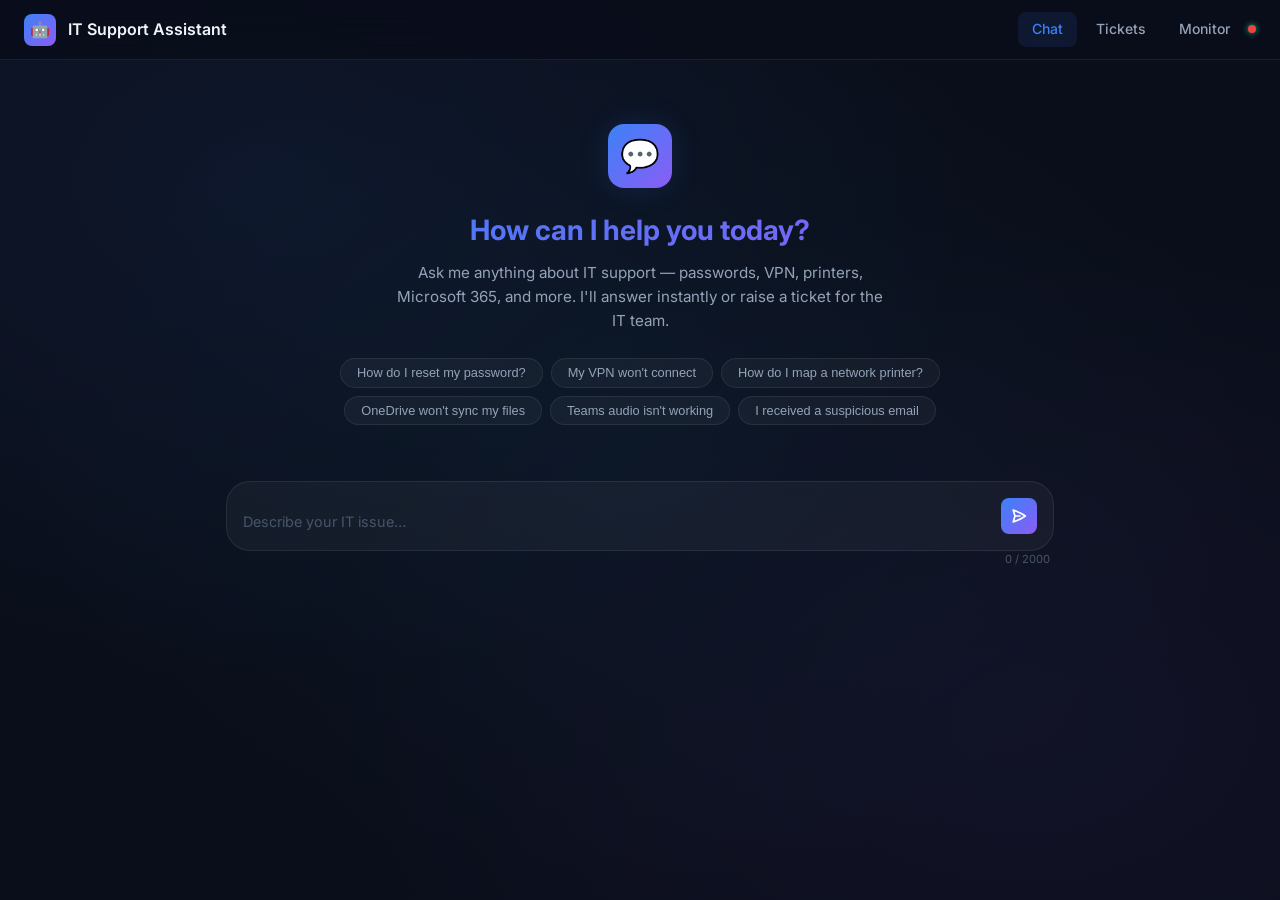
<file: frontend/index.html>
<!DOCTYPE html>
<html lang="en">
<head>
  <meta charset="UTF-8">
  <meta name="viewport" content="width=device-width, initial-scale=1.0">
  <meta name="description" content="Internal IT Helpdesk AI assistant — get instant answers to common IT questions without waiting for a support ticket.">
  <title>IT Support Assistant</title>
  <link rel="stylesheet" href="css/style.css">
  <style>
    /* ── Page-specific layout ─────────────────────────────────────────── */
    .page-wrapper {
      display: flex;
      flex-direction: column;
      height: 100vh;
      padding-top: 60px;
    }

    .chat-layout {
      display: flex;
      flex-direction: column;
      flex: 1;
      max-width: 860px;
      width: 100%;
      margin: 0 auto;
      padding: 1.5rem 1rem;
      gap: 1rem;
    }

    /* Welcome hero */
    .welcome-hero {
      text-align: center;
      padding: 2.5rem 1rem;
    }
    .welcome-hero .hero-icon {
      width: 64px; height: 64px;
      background: var(--grad-primary);
      border-radius: 16px;
      display: flex; align-items: center; justify-content: center;
      font-size: 2rem;
      margin: 0 auto 1.25rem;
      box-shadow: var(--shadow-glow);
    }
    .welcome-hero h1 {
      font-size: 1.75rem;
      font-weight: 700;
      background: var(--grad-primary);
      -webkit-background-clip: text;
      -webkit-text-fill-color: transparent;
      background-clip: text;
      margin-bottom: 0.5rem;
    }
    .welcome-hero p {
      color: var(--text-secondary);
      font-size: 0.95rem;
      max-width: 500px;
      margin: 0 auto;
    }

    /* Suggestion chips */
    .suggestions {
      display: flex;
      flex-wrap: wrap;
      gap: 0.5rem;
      justify-content: center;
      margin-top: 1.5rem;
    }
    .suggestion-chip {
      padding: 0.4rem 1rem;
      border-radius: var(--radius-full);
      background: var(--bg-glass);
      border: 1px solid var(--border-glass);
      font-size: 0.8rem;
      color: var(--text-secondary);
      cursor: pointer;
      transition: all var(--transition);
    }
    .suggestion-chip:hover {
      border-color: var(--accent-blue);
      color: var(--accent-blue);
      background: rgba(59,130,246,0.1);
    }

    /* Messages area */
    #messages-container {
      flex: 1;
      overflow-y: auto;
      display: flex;
      flex-direction: column;
      gap: 1.25rem;
      padding: 0.5rem 0;
      scroll-behavior: smooth;
    }

    .message-row {
      display: flex;
      align-items: flex-start;
      gap: 0.75rem;
    }
    .message-row.user { flex-direction: row-reverse; }

    .avatar {
      width: 32px; height: 32px;
      border-radius: var(--radius-sm);
      display: flex; align-items: center; justify-content: center;
      font-size: 0.9rem;
      flex-shrink: 0;
    }
    .avatar-agent {
      background: var(--grad-primary);
    }
    .avatar-user {
      background: rgba(255,255,255,0.1);
    }

    .bubble-content { flex: 1; }

    .sources-row {
      display: flex;
      flex-wrap: wrap;
      gap: 0.35rem;
      margin-top: 0.6rem;
    }

    .confidence-bar-wrap {
      display: flex;
      align-items: center;
      gap: 0.5rem;
      margin-top: 0.5rem;
      font-size: 0.7rem;
      color: var(--text-muted);
    }
    .confidence-bar {
      flex: 1;
      height: 3px;
      background: rgba(255,255,255,0.08);
      border-radius: var(--radius-full);
      overflow: hidden;
    }
    .confidence-bar-fill {
      height: 100%;
      border-radius: var(--radius-full);
      transition: width 0.5s ease;
    }

    /* Escalation card */
    .escalation-card {
      background: rgba(245,158,11,0.08);
      border: 1px solid rgba(245,158,11,0.2);
      border-radius: var(--radius-md);
      padding: 1rem 1.25rem;
    }
    .escalation-card .esc-title {
      font-weight: 600;
      color: var(--accent-amber);
      display: flex;
      align-items: center;
      gap: 0.5rem;
      margin-bottom: 0.5rem;
    }
    .escalation-card .esc-meta {
      display: flex;
      gap: 0.5rem;
      flex-wrap: wrap;
      margin-top: 0.6rem;
    }

    /* Input area */
    .input-area {
      display: flex;
      gap: 0.75rem;
      align-items: flex-end;
      padding: 1rem;
      background: var(--bg-glass);
      border: 1px solid var(--border-glass);
      border-radius: var(--radius-xl);
      transition: border-color var(--transition);
    }
    .input-area:focus-within { border-color: var(--border-accent); }

    #message-input {
      flex: 1;
      border: none;
      background: transparent;
      resize: none;
      padding: 0.25rem 0;
      min-height: 24px;
      max-height: 120px;
      overflow-y: auto;
      font-family: inherit;
      font-size: 0.9rem;
    }
    #message-input:focus { outline: none; }

    #send-btn {
      width: 36px; height: 36px;
      border-radius: var(--radius-sm);
      border: none;
      background: var(--grad-primary);
      color: white;
      display: flex; align-items: center; justify-content: center;
      cursor: pointer;
      flex-shrink: 0;
      transition: all var(--transition);
    }
    #send-btn:hover { transform: scale(1.05); }
    #send-btn:disabled { opacity: 0.4; cursor: not-allowed; transform: none; }

    .char-count {
      font-size: 0.7rem;
      color: var(--text-muted);
      text-align: right;
      padding-right: 0.25rem;
    }
    .char-count.warn { color: var(--accent-amber); }

    /* Disclaimer banner */
    .disclaimer-banner {
      display: flex;
      align-items: center;
      gap: 0.5rem;
      padding: 0.4rem 0.8rem;
      border-radius: var(--radius-sm);
      background: rgba(245,158,11,0.08);
      border: 1px solid rgba(245,158,11,0.2);
      font-size: 0.75rem;
      color: #fbbf24;
      margin-top: 0.5rem;
    }
  </style>
</head>
<body>

<!-- ── Navigation ──────────────────────────────────────────────────────── -->
<nav class="navbar">
  <a href="index.html" class="navbar-brand">
    <div class="brand-icon">🤖</div>
    <span>IT Support Assistant</span>
  </a>
  <div class="navbar-links" style="display:flex; align-items:center; gap:0.25rem;">
    <a href="index.html" class="nav-link active">Chat</a>
    <a href="admin.html" class="nav-link">Tickets</a>
    <a href="monitor.html" class="nav-link">Monitor</a>
    <div class="nav-status-dot" id="status-dot" title="System healthy"></div>
  </div>
</nav>

<!-- ── Main ────────────────────────────────────────────────────────────── -->
<div class="page-wrapper">
  <div class="chat-layout">

    <!-- Welcome (shown until first message) -->
    <div id="welcome-hero" class="welcome-hero">
      <div class="hero-icon">💬</div>
      <h1>How can I help you today?</h1>
      <p>Ask me anything about IT support — passwords, VPN, printers, Microsoft 365, and more. I'll answer instantly or raise a ticket for the IT team.</p>
      <div class="suggestions">
        <button class="suggestion-chip" onclick="fillSuggestion(this)">How do I reset my password?</button>
        <button class="suggestion-chip" onclick="fillSuggestion(this)">My VPN won't connect</button>
        <button class="suggestion-chip" onclick="fillSuggestion(this)">How do I map a network printer?</button>
        <button class="suggestion-chip" onclick="fillSuggestion(this)">OneDrive won't sync my files</button>
        <button class="suggestion-chip" onclick="fillSuggestion(this)">Teams audio isn't working</button>
        <button class="suggestion-chip" onclick="fillSuggestion(this)">I received a suspicious email</button>
      </div>
    </div>

    <!-- Messages -->
    <div id="messages-container" style="display:none;"></div>

    <!-- Input -->
    <div>
      <div class="input-area">
        <textarea
          id="message-input"
          class="input-field"
          placeholder="Describe your IT issue…"
          rows="1"
          maxlength="2000"
          aria-label="IT support message input"
        ></textarea>
        <button id="send-btn" aria-label="Send message" title="Send (Enter)">
          <svg width="16" height="16" fill="none" viewBox="0 0 24 24" stroke="currentColor" stroke-width="2.5">
            <path stroke-linecap="round" stroke-linejoin="round" d="M6 12L3.27 3.126A59.768 59.768 0 0121.485 12 59.77 59.77 0 013.27 20.876L5.999 12zm0 0h7.5"/>
          </svg>
        </button>
      </div>
      <div class="char-count" id="char-count">0 / 2000</div>
    </div>

  </div>
</div>

<script src="js/chat.js"></script>
</body>
</html>
</file>
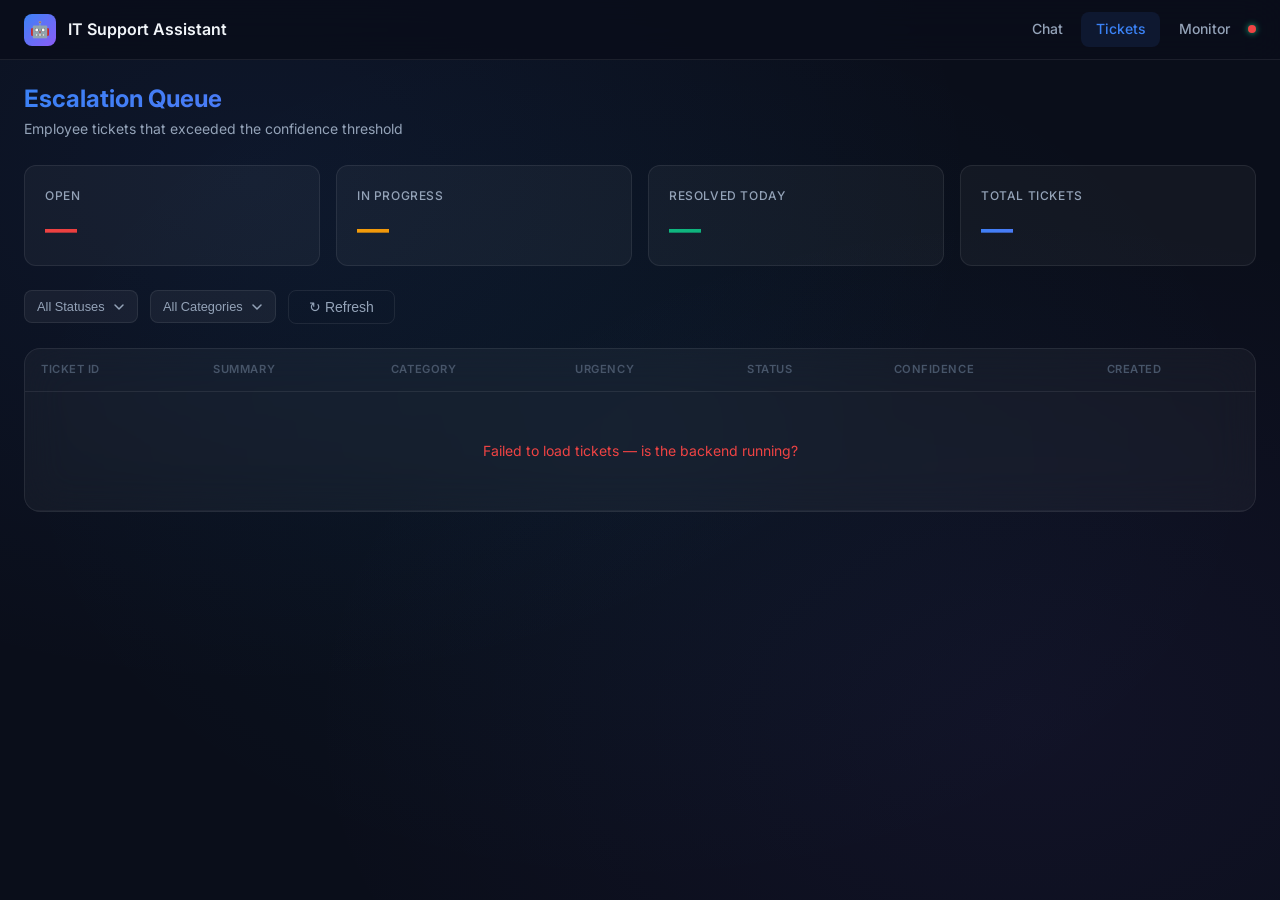
<file: frontend/admin.html>
<!DOCTYPE html>
<html lang="en">
<head>
  <meta charset="UTF-8">
  <meta name="viewport" content="width=device-width, initial-scale=1.0">
  <meta name="description" content="IT Helpdesk escalation ticket queue — manage, assign and resolve employee IT support tickets.">
  <title>IT Helpdesk — Ticket Queue</title>
  <link rel="stylesheet" href="css/style.css">
  <style>
    .page-wrapper { padding: 80px 1.5rem 2rem; max-width: 1400px; margin: 0 auto; }

    /* Filters bar */
    .filters-bar { display:flex; align-items:center; gap:0.75rem; flex-wrap:wrap; margin-bottom:1.5rem; }

    /* Ticket row clickable */
    .ticket-row { cursor: pointer; }
    .ticket-id-cell { font-family:'Courier New',monospace; font-size:0.75rem; }

    /* Slide-over panel */
    .slide-over-backdrop {
      position: fixed; inset: 0;
      background: rgba(0,0,0,0.5);
      z-index: 200;
      display: none;
      backdrop-filter: blur(4px);
    }
    .slide-over-backdrop.open { display: block; }

    .slide-over {
      position: fixed;
      top: 0; right: 0; bottom: 0;
      width: min(600px, 100vw);
      background: var(--bg-surface);
      border-left: 1px solid var(--border-glass);
      z-index: 201;
      transform: translateX(100%);
      transition: transform 0.3s cubic-bezier(0.4,0,0.2,1);
      display: flex;
      flex-direction: column;
      overflow: hidden;
    }
    .slide-over.open { transform: translateX(0); }

    .slide-over-header {
      padding: 1.25rem 1.5rem;
      border-bottom: 1px solid var(--border-glass);
      display: flex;
      align-items: flex-start;
      justify-content: space-between;
      gap: 1rem;
    }
    .slide-over-body { flex: 1; overflow-y: auto; padding: 1.5rem; }
    .slide-over-footer {
      padding: 1rem 1.5rem;
      border-top: 1px solid var(--border-glass);
      display: flex;
      gap: 0.75rem;
      align-items: center;
    }

    /* Conversation history */
    .conv-message { margin-bottom: 0.75rem; }
    .conv-role { font-size: 0.7rem; font-weight: 600; text-transform: uppercase; color: var(--text-muted); margin-bottom: 0.2rem; }
    .conv-content {
      padding: 0.6rem 0.875rem;
      border-radius: var(--radius-md);
      font-size: 0.85rem;
      line-height: 1.5;
    }
    .conv-user    { background: rgba(59,130,246,0.1); border: 1px solid rgba(59,130,246,0.15); }
    .conv-assistant { background: var(--bg-glass); border: 1px solid var(--border-glass); }

    .empty-state {
      text-align: center;
      padding: 4rem 1rem;
      color: var(--text-muted);
    }
    .empty-state .empty-icon { font-size: 3rem; margin-bottom: 1rem; }
  </style>
</head>
<body>

<nav class="navbar">
  <a href="index.html" class="navbar-brand">
    <div class="brand-icon">🤖</div>
    <span>IT Support Assistant</span>
  </a>
  <div class="navbar-links" style="display:flex; align-items:center; gap:0.25rem;">
    <a href="index.html" class="nav-link">Chat</a>
    <a href="admin.html" class="nav-link active">Tickets</a>
    <a href="monitor.html" class="nav-link">Monitor</a>
    <div class="nav-status-dot" id="status-dot"></div>
  </div>
</nav>

<div class="page-wrapper">

  <!-- Header + KPI strip -->
  <div style="margin-bottom:1.5rem;">
    <h1 style="font-size:1.5rem; font-weight:700; background:var(--grad-primary); -webkit-background-clip:text; -webkit-text-fill-color:transparent; background-clip:text;">
      Escalation Queue
    </h1>
    <p class="text-secondary text-sm">Employee tickets that exceeded the confidence threshold</p>
  </div>

  <div class="kpi-grid" style="margin-bottom:1.5rem;">
    <div class="kpi-card">
      <div class="kpi-label">Open</div>
      <div class="kpi-value" id="kpi-open" style="background:var(--grad-red);-webkit-background-clip:text;-webkit-text-fill-color:transparent;background-clip:text;">—</div>
    </div>
    <div class="kpi-card">
      <div class="kpi-label">In Progress</div>
      <div class="kpi-value" id="kpi-inprogress" style="background:var(--grad-amber);-webkit-background-clip:text;-webkit-text-fill-color:transparent;background-clip:text;">—</div>
    </div>
    <div class="kpi-card">
      <div class="kpi-label">Resolved Today</div>
      <div class="kpi-value" id="kpi-resolved" style="background:var(--grad-green);-webkit-background-clip:text;-webkit-text-fill-color:transparent;background-clip:text;">—</div>
    </div>
    <div class="kpi-card">
      <div class="kpi-label">Total Tickets</div>
      <div class="kpi-value" id="kpi-total">—</div>
    </div>
  </div>

  <!-- Filters -->
  <div class="filters-bar">
    <select class="select-field" id="filter-status" aria-label="Filter by status">
      <option value="">All Statuses</option>
      <option value="open">Open</option>
      <option value="in_progress">In Progress</option>
      <option value="resolved">Resolved</option>
    </select>
    <select class="select-field" id="filter-category" aria-label="Filter by category">
      <option value="">All Categories</option>
      <option value="access">Access</option>
      <option value="network">Network</option>
      <option value="m365">M365</option>
      <option value="hardware">Hardware</option>
      <option value="software">Software</option>
      <option value="security">Security</option>
      <option value="email">Email</option>
      <option value="other">Other</option>
    </select>
    <button class="btn btn-ghost" id="refresh-btn" onclick="loadTickets()">↻ Refresh</button>
  </div>

  <!-- Tickets table -->
  <div class="glass-card" style="overflow:hidden;">
    <table class="data-table">
      <thead>
        <tr>
          <th>Ticket ID</th>
          <th>Summary</th>
          <th>Category</th>
          <th>Urgency</th>
          <th>Status</th>
          <th>Confidence</th>
          <th>Created</th>
        </tr>
      </thead>
      <tbody id="tickets-tbody">
        <tr><td colspan="7" style="text-align:center;padding:3rem;color:var(--text-muted);">Loading…</td></tr>
      </tbody>
    </table>
  </div>

</div>

<!-- Slide-over backdrop -->
<div class="slide-over-backdrop" id="backdrop" onclick="closeSlideOver()"></div>

<!-- Slide-over panel -->
<div class="slide-over" id="slide-over" role="dialog" aria-modal="true" aria-label="Ticket details">
  <div class="slide-over-header">
    <div>
      <div class="ticket-id-cell" id="so-ticket-id" style="font-size:0.8rem; color:var(--text-muted); margin-bottom:0.25rem;"></div>
      <div id="so-summary" style="font-weight:600; font-size:1rem;"></div>
      <div style="display:flex; gap:0.5rem; margin-top:0.5rem;" id="so-badges"></div>
    </div>
    <button class="btn btn-ghost" onclick="closeSlideOver()" aria-label="Close panel">✕</button>
  </div>
  <div class="slide-over-body">
    <div style="margin-bottom:1.25rem;">
      <div class="text-xs text-muted font-semibold" style="text-transform:uppercase; letter-spacing:0.05em; margin-bottom:0.5rem;">Conversation History</div>
      <div id="so-conversation"></div>
    </div>
  </div>
  <div class="slide-over-footer">
    <select class="select-field" id="so-status-select" aria-label="Update ticket status">
      <option value="open">Open</option>
      <option value="in_progress">In Progress</option>
      <option value="resolved">Resolved</option>
      <option value="closed">Closed</option>
    </select>
    <button class="btn btn-primary" id="so-save-btn" onclick="saveTicketUpdate()">Save</button>
  </div>
</div>

<script src="js/admin.js"></script>
</body>
</html>
</file>
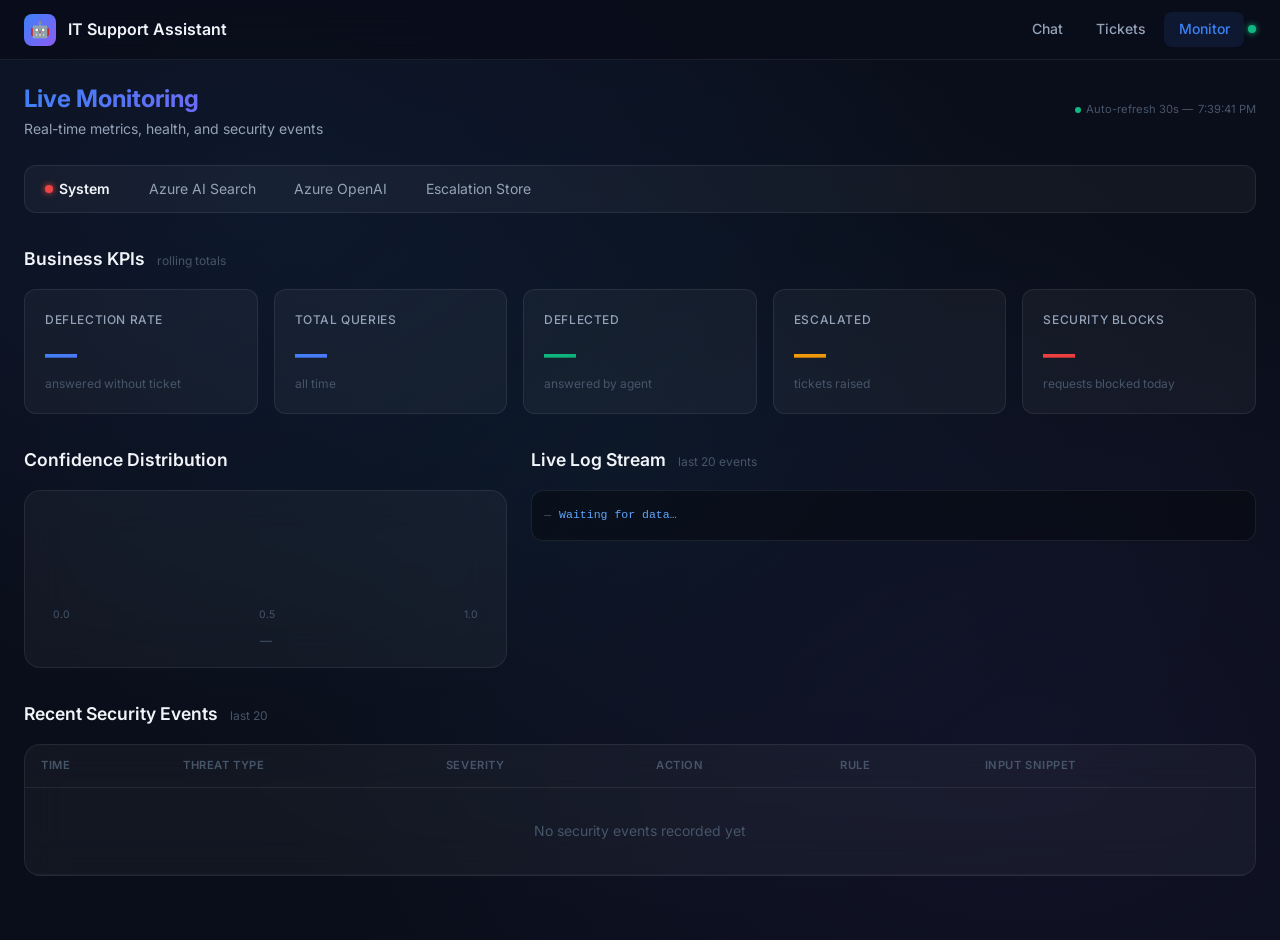
<file: frontend/monitor.html>
<!DOCTYPE html>
<html lang="en">
<head>
  <meta charset="UTF-8">
  <meta name="viewport" content="width=device-width, initial-scale=1.0">
  <meta name="description" content="IT Helpdesk — Live monitoring dashboard showing real-time metrics, system health, and security events.">
  <title>IT Helpdesk — Monitor</title>
  <link rel="stylesheet" href="css/style.css">
  <style>
    .page-wrapper { padding: 80px 1.5rem 2rem; max-width: 1400px; margin: 0 auto; }
    h2 { font-size: 1.1rem; font-weight: 600; margin-bottom: 1rem; color: var(--text-primary); }
    h2 span { font-size: 0.75rem; font-weight: 400; color: var(--text-muted); margin-left: 0.5rem; }

    .section { margin-bottom: 2rem; }

    /* Confidence histogram */
    .histogram { display: flex; align-items: flex-end; gap: 4px; height: 100px; padding: 0.75rem; }
    .hist-bar-wrap { flex: 1; display: flex; flex-direction: column; align-items: center; gap: 4px; }
    .hist-bar {
      width: 100%;
      background: var(--grad-primary);
      border-radius: 3px 3px 0 0;
      transition: height 0.5s ease;
      min-height: 2px;
    }
    .hist-label { font-size: 0.6rem; color: var(--text-muted); }

    /* Log stream */
    .log-stream {
      background: rgba(0,0,0,0.3);
      border: 1px solid var(--border-glass);
      border-radius: var(--radius-md);
      padding: 0.75rem;
      font-family: 'Courier New', monospace;
      font-size: 0.72rem;
      max-height: 280px;
      overflow-y: auto;
    }
    .log-line { padding: 0.2rem 0; border-bottom: 1px solid rgba(255,255,255,0.03); }
    .log-line:last-child { border: none; }
    .log-INFO    { color: #60a5fa; }
    .log-WARNING { color: #fbbf24; }
    .log-ERROR   { color: #f87171; }
    .log-time    { color: var(--text-muted); margin-right: 0.5rem; }

    /* Security events table */
    .threat-badge {
      font-size: 0.65rem;
      padding: 0.15rem 0.5rem;
      border-radius: var(--radius-full);
      font-weight: 600;
      text-transform: uppercase;
    }

    .refresh-tag {
      font-size: 0.7rem;
      color: var(--text-muted);
      display: flex;
      align-items: center;
      gap: 0.3rem;
    }
    .refresh-dot {
      width: 6px; height: 6px;
      border-radius: var(--radius-full);
      background: var(--accent-green);
      animation: pulse-green 2s infinite;
    }
  </style>
</head>
<body>

<nav class="navbar">
  <a href="index.html" class="navbar-brand">
    <div class="brand-icon">🤖</div>
    <span>IT Support Assistant</span>
  </a>
  <div class="navbar-links" style="display:flex; align-items:center; gap:0.25rem;">
    <a href="index.html" class="nav-link">Chat</a>
    <a href="admin.html" class="nav-link">Tickets</a>
    <a href="monitor.html" class="nav-link active">Monitor</a>
    <div class="nav-status-dot" id="status-dot"></div>
  </div>
</nav>

<div class="page-wrapper">

  <!-- Page header -->
  <div class="flex items-center justify-between mb-4" style="margin-bottom:1.5rem;">
    <div>
      <h1 style="font-size:1.5rem; font-weight:700; background:var(--grad-primary); -webkit-background-clip:text; -webkit-text-fill-color:transparent; background-clip:text;">
        Live Monitoring
      </h1>
      <p class="text-secondary text-sm">Real-time metrics, health, and security events</p>
    </div>
    <div class="refresh-tag">
      <div class="refresh-dot"></div>
      Auto-refresh 30s — <span id="last-refresh">—</span>
    </div>
  </div>

  <!-- Health Bar -->
  <div class="section">
    <div class="health-bar" id="health-bar">
      <div class="health-item">
        <div class="health-dot" id="dot-overall"></div>
        <span id="label-overall" class="text-sm font-semibold">System</span>
      </div>
      <div class="health-item">
        <div class="health-dot" id="dot-search"></div>
        <span class="text-sm text-secondary">Azure AI Search</span>
      </div>
      <div class="health-item">
        <div class="health-dot" id="dot-openai"></div>
        <span class="text-sm text-secondary">Azure OpenAI</span>
      </div>
      <div class="health-item">
        <div class="health-dot" id="dot-store"></div>
        <span class="text-sm text-secondary">Escalation Store</span>
      </div>
      <div style="margin-left:auto; font-size:0.75rem; color:var(--text-muted);" id="latency-info"></div>
    </div>
  </div>

  <!-- KPI Cards -->
  <div class="section">
    <h2>Business KPIs <span>rolling totals</span></h2>
    <div class="kpi-grid">
      <div class="kpi-card">
        <div class="kpi-label">Deflection Rate</div>
        <div class="kpi-value" id="kpi-deflection">—</div>
        <div class="kpi-sub">answered without ticket</div>
      </div>
      <div class="kpi-card">
        <div class="kpi-label">Total Queries</div>
        <div class="kpi-value" id="kpi-total">—</div>
        <div class="kpi-sub">all time</div>
      </div>
      <div class="kpi-card">
        <div class="kpi-label">Deflected</div>
        <div class="kpi-value" id="kpi-deflected" style="background:var(--grad-green); -webkit-background-clip:text; -webkit-text-fill-color:transparent; background-clip:text;">—</div>
        <div class="kpi-sub">answered by agent</div>
      </div>
      <div class="kpi-card">
        <div class="kpi-label">Escalated</div>
        <div class="kpi-value" id="kpi-escalated" style="background:var(--grad-amber); -webkit-background-clip:text; -webkit-text-fill-color:transparent; background-clip:text;">—</div>
        <div class="kpi-sub">tickets raised</div>
      </div>
      <div class="kpi-card">
        <div class="kpi-label">Security Blocks</div>
        <div class="kpi-value" id="kpi-blocks" style="background:var(--grad-red); -webkit-background-clip:text; -webkit-text-fill-color:transparent; background-clip:text;">—</div>
        <div class="kpi-sub">requests blocked today</div>
      </div>
    </div>
  </div>

  <!-- 2-column: Confidence histogram + Log stream -->
  <div class="section" style="display:grid; grid-template-columns:1fr 1.5fr; gap:1.5rem;">

    <div>
      <h2>Confidence Distribution</h2>
      <div class="glass-card" style="padding:1rem;">
        <div class="histogram" id="confidence-histogram">
          <!-- rendered by JS -->
        </div>
        <div style="display:flex; justify-content:space-between; padding:0 0.75rem; font-size:0.65rem; color:var(--text-muted);">
          <span>0.0</span><span>0.5</span><span>1.0</span>
        </div>
        <div style="text-align:center; font-size:0.75rem; color:var(--text-muted); margin-top:0.5rem;" id="hist-summary">
          —
        </div>
      </div>
    </div>

    <div>
      <h2>Live Log Stream <span>last 20 events</span></h2>
      <div class="log-stream" id="log-stream">
        <div class="log-line log-INFO"><span class="log-time">—</span>Waiting for data…</div>
      </div>
    </div>

  </div>

  <!-- Security Events -->
  <div class="section">
    <h2>Recent Security Events <span>last 20</span></h2>
    <div class="glass-card" style="overflow:hidden;">
      <table class="data-table" id="security-table">
        <thead>
          <tr>
            <th>Time</th>
            <th>Threat Type</th>
            <th>Severity</th>
            <th>Action</th>
            <th>Rule</th>
            <th>Input Snippet</th>
          </tr>
        </thead>
        <tbody id="security-tbody">
          <tr><td colspan="6" style="text-align:center; padding:2rem; color:var(--text-muted);">No security events recorded yet</td></tr>
        </tbody>
      </table>
    </div>
  </div>

</div>

<script src="js/monitor.js"></script>
</body>
</html>
</file>
<file: frontend/css/style.css>
/* ═══════════════════════════════════════════════════════════════════════════
   IT Helpdesk Deflection Agent — Design System
   Premium dark glassmorphism aesthetic
   ═══════════════════════════════════════════════════════════════════════════ */

@import url('https://fonts.googleapis.com/css2?family=Inter:wght@300;400;500;600;700&display=swap');

/* ── CSS Custom Properties ─────────────────────────────────────────────────── */
:root {
  /* Colours */
  --bg-base:       #0a0e1a;
  --bg-surface:    #0f1629;
  --bg-glass:      rgba(255,255,255,0.04);
  --bg-glass-hover:rgba(255,255,255,0.08);
  --border-glass:  rgba(255,255,255,0.08);
  --border-accent: rgba(99,179,237,0.3);

  --accent-blue:   #3b82f6;
  --accent-cyan:   #06b6d4;
  --accent-purple: #8b5cf6;
  --accent-green:  #10b981;
  --accent-amber:  #f59e0b;
  --accent-red:    #ef4444;

  --text-primary:  #f1f5f9;
  --text-secondary:#94a3b8;
  --text-muted:    #475569;

  /* Gradients */
  --grad-primary:  linear-gradient(135deg, #3b82f6 0%, #8b5cf6 100%);
  --grad-surface:  linear-gradient(135deg, rgba(59,130,246,0.1) 0%, rgba(139,92,246,0.05) 100%);
  --grad-green:    linear-gradient(135deg, #10b981 0%, #059669 100%);
  --grad-red:      linear-gradient(135deg, #ef4444 0%, #dc2626 100%);
  --grad-amber:    linear-gradient(135deg, #f59e0b 0%, #d97706 100%);

  /* Shadows */
  --shadow-sm:     0 2px 8px rgba(0,0,0,0.3);
  --shadow-md:     0 8px 32px rgba(0,0,0,0.4);
  --shadow-glow:   0 0 30px rgba(59,130,246,0.15);

  /* Radii */
  --radius-sm: 8px;
  --radius-md: 12px;
  --radius-lg: 16px;
  --radius-xl: 24px;
  --radius-full: 9999px;

  /* Transitions */
  --transition: 0.2s cubic-bezier(0.4,0,0.2,1);
}

/* ── Reset & Base ──────────────────────────────────────────────────────────── */
*, *::before, *::after { box-sizing: border-box; margin: 0; padding: 0; }

html { scroll-behavior: smooth; font-size: 16px; }

body {
  font-family: 'Inter', system-ui, sans-serif;
  background-color: var(--bg-base);
  color: var(--text-primary);
  line-height: 1.6;
  min-height: 100vh;
  overflow-x: hidden;
  /* Animated radial gradient background */
  background-image:
    radial-gradient(ellipse at 20% 20%, rgba(59,130,246,0.08) 0%, transparent 50%),
    radial-gradient(ellipse at 80% 80%, rgba(139,92,246,0.06) 0%, transparent 50%),
    radial-gradient(ellipse at 50% 50%, rgba(6,182,212,0.04) 0%, transparent 70%);
}

/* ── Glass Card ──────────────────────────────────────────────────────────── */
.glass-card {
  background: var(--bg-glass);
  border: 1px solid var(--border-glass);
  border-radius: var(--radius-lg);
  backdrop-filter: blur(20px);
  -webkit-backdrop-filter: blur(20px);
  transition: border-color var(--transition), background var(--transition);
}
.glass-card:hover { border-color: var(--border-accent); }

/* ── Navigation Bar ─────────────────────────────────────────────────────── */
.navbar {
  position: fixed;
  top: 0; left: 0; right: 0;
  z-index: 100;
  display: flex;
  align-items: center;
  justify-content: space-between;
  padding: 0 1.5rem;
  height: 60px;
  background: rgba(10,14,26,0.85);
  border-bottom: 1px solid var(--border-glass);
  backdrop-filter: blur(20px);
  -webkit-backdrop-filter: blur(20px);
}

.navbar-brand {
  display: flex;
  align-items: center;
  gap: 0.75rem;
  font-weight: 600;
  font-size: 1rem;
  text-decoration: none;
  color: var(--text-primary);
}

.navbar-brand .brand-icon {
  width: 32px; height: 32px;
  background: var(--grad-primary);
  border-radius: var(--radius-sm);
  display: flex; align-items: center; justify-content: center;
  font-size: 1rem;
}

.navbar-links {
  display: flex;
  align-items: center;
  gap: 0.25rem;
}

.nav-link {
  padding: 0.4rem 0.9rem;
  border-radius: var(--radius-sm);
  text-decoration: none;
  font-size: 0.875rem;
  font-weight: 500;
  color: var(--text-secondary);
  transition: all var(--transition);
}
.nav-link:hover { color: var(--text-primary); background: var(--bg-glass-hover); }
.nav-link.active { color: var(--accent-blue); background: rgba(59,130,246,0.1); }

.nav-status-dot {
  width: 8px; height: 8px;
  border-radius: var(--radius-full);
  background: var(--accent-green);
  box-shadow: 0 0 6px var(--accent-green);
  animation: pulse-green 2s infinite;
}

@keyframes pulse-green {
  0%, 100% { opacity: 1; transform: scale(1); }
  50% { opacity: 0.6; transform: scale(1.3); }
}

/* ── KPI Cards ──────────────────────────────────────────────────────────── */
.kpi-grid {
  display: grid;
  grid-template-columns: repeat(auto-fit, minmax(160px, 1fr));
  gap: 1rem;
}

.kpi-card {
  padding: 1.25rem;
  border-radius: var(--radius-md);
  background: var(--bg-glass);
  border: 1px solid var(--border-glass);
  transition: all var(--transition);
  position: relative;
  overflow: hidden;
}
.kpi-card::before {
  content: '';
  position: absolute;
  top: 0; left: 0; right: 0;
  height: 2px;
  background: var(--grad-primary);
  opacity: 0;
  transition: opacity var(--transition);
}
.kpi-card:hover::before { opacity: 1; }

.kpi-label {
  font-size: 0.75rem;
  font-weight: 500;
  color: var(--text-secondary);
  text-transform: uppercase;
  letter-spacing: 0.05em;
  margin-bottom: 0.5rem;
}

.kpi-value {
  font-size: 2rem;
  font-weight: 700;
  line-height: 1;
  background: var(--grad-primary);
  -webkit-background-clip: text;
  -webkit-text-fill-color: transparent;
  background-clip: text;
}

.kpi-sub {
  font-size: 0.75rem;
  color: var(--text-muted);
  margin-top: 0.25rem;
}

/* ── Buttons ────────────────────────────────────────────────────────────── */
.btn {
  display: inline-flex;
  align-items: center;
  gap: 0.5rem;
  padding: 0.5rem 1.25rem;
  border-radius: var(--radius-sm);
  font-size: 0.875rem;
  font-weight: 500;
  cursor: pointer;
  border: none;
  transition: all var(--transition);
  text-decoration: none;
  white-space: nowrap;
}

.btn-primary {
  background: var(--grad-primary);
  color: #fff;
  box-shadow: 0 4px 14px rgba(59,130,246,0.3);
}
.btn-primary:hover { transform: translateY(-1px); box-shadow: 0 6px 20px rgba(59,130,246,0.4); }
.btn-primary:active { transform: translateY(0); }
.btn-primary:disabled { opacity: 0.5; cursor: not-allowed; transform: none; }

.btn-ghost {
  background: transparent;
  color: var(--text-secondary);
  border: 1px solid var(--border-glass);
}
.btn-ghost:hover { color: var(--text-primary); background: var(--bg-glass-hover); }

.btn-danger {
  background: var(--grad-red);
  color: #fff;
}
.btn-danger:hover { transform: translateY(-1px); opacity: 0.9; }

/* ── Badges ─────────────────────────────────────────────────────────────── */
.badge {
  display: inline-flex;
  align-items: center;
  gap: 0.25rem;
  padding: 0.2rem 0.6rem;
  border-radius: var(--radius-full);
  font-size: 0.7rem;
  font-weight: 600;
  text-transform: uppercase;
  letter-spacing: 0.04em;
}

.badge-green  { background: rgba(16,185,129,0.15); color: #34d399; border: 1px solid rgba(16,185,129,0.3); }
.badge-blue   { background: rgba(59,130,246,0.15);  color: #60a5fa; border: 1px solid rgba(59,130,246,0.3); }
.badge-amber  { background: rgba(245,158,11,0.15);  color: #fbbf24; border: 1px solid rgba(245,158,11,0.3); }
.badge-red    { background: rgba(239,68,68,0.15);   color: #f87171; border: 1px solid rgba(239,68,68,0.3); }
.badge-purple { background: rgba(139,92,246,0.15);  color: #a78bfa; border: 1px solid rgba(139,92,246,0.3); }
.badge-gray   { background: rgba(71,85,105,0.3);    color: #94a3b8; border: 1px solid rgba(71,85,105,0.4); }

/* ── Source Citation Pills ──────────────────────────────────────────────── */
.source-pill {
  display: inline-flex;
  align-items: center;
  gap: 0.35rem;
  padding: 0.2rem 0.6rem;
  border-radius: var(--radius-full);
  font-size: 0.7rem;
  font-weight: 500;
  background: rgba(59,130,246,0.1);
  color: var(--accent-blue);
  border: 1px solid rgba(59,130,246,0.2);
  transition: all var(--transition);
}
.source-pill:hover { background: rgba(59,130,246,0.2); }

/* ── Chat Bubbles ───────────────────────────────────────────────────────── */
.chat-bubble {
  max-width: 75%;
  padding: 0.875rem 1.1rem;
  border-radius: var(--radius-lg);
  font-size: 0.9rem;
  line-height: 1.65;
  animation: bubble-in 0.25s cubic-bezier(0.34,1.56,0.64,1);
}

@keyframes bubble-in {
  from { opacity: 0; transform: translateY(10px) scale(0.97); }
  to   { opacity: 1; transform: translateY(0) scale(1); }
}

.bubble-user {
  background: var(--grad-primary);
  color: #fff;
  border-bottom-right-radius: 4px;
  margin-left: auto;
}

.bubble-agent {
  background: var(--bg-glass);
  border: 1px solid var(--border-glass);
  border-bottom-left-radius: 4px;
}

.bubble-escalation {
  background: rgba(245,158,11,0.1);
  border: 1px solid rgba(245,158,11,0.25);
  border-bottom-left-radius: 4px;
}

/* Typing indicator */
.typing-indicator {
  display: flex;
  gap: 5px;
  padding: 0.875rem 1.1rem;
  animation: bubble-in 0.25s ease;
}
.typing-dot {
  width: 8px; height: 8px;
  border-radius: var(--radius-full);
  background: var(--text-muted);
  animation: typing-bounce 1.2s infinite;
}
.typing-dot:nth-child(2) { animation-delay: 0.2s; }
.typing-dot:nth-child(3) { animation-delay: 0.4s; }

@keyframes typing-bounce {
  0%, 60%, 100% { transform: translateY(0); }
  30% { transform: translateY(-6px); }
}

/* ── Tables ─────────────────────────────────────────────────────────────── */
.data-table {
  width: 100%;
  border-collapse: separate;
  border-spacing: 0;
  font-size: 0.875rem;
}

.data-table th {
  padding: 0.75rem 1rem;
  text-align: left;
  font-weight: 600;
  font-size: 0.7rem;
  text-transform: uppercase;
  letter-spacing: 0.05em;
  color: var(--text-muted);
  border-bottom: 1px solid var(--border-glass);
}

.data-table td {
  padding: 0.875rem 1rem;
  border-bottom: 1px solid rgba(255,255,255,0.04);
  color: var(--text-secondary);
  transition: all var(--transition);
}

.data-table tr:hover td {
  background: var(--bg-glass-hover);
  color: var(--text-primary);
  cursor: pointer;
}

/* ── Form Elements ──────────────────────────────────────────────────────── */
.input-field {
  width: 100%;
  padding: 0.75rem 1rem;
  border-radius: var(--radius-md);
  background: rgba(255,255,255,0.05);
  border: 1px solid var(--border-glass);
  color: var(--text-primary);
  font-size: 0.9rem;
  font-family: inherit;
  transition: all var(--transition);
  outline: none;
  resize: none;
}
.input-field:focus {
  border-color: var(--accent-blue);
  background: rgba(255,255,255,0.07);
  box-shadow: 0 0 0 3px rgba(59,130,246,0.12);
}
.input-field::placeholder { color: var(--text-muted); }

/* Select */
.select-field {
  appearance: none;
  padding: 0.5rem 2rem 0.5rem 0.75rem;
  border-radius: var(--radius-sm);
  background: rgba(255,255,255,0.05) url("data:image/svg+xml,%3Csvg xmlns='http://www.w3.org/2000/svg' fill='none' viewBox='0 0 20 20'%3E%3Cpath stroke='%2394a3b8' stroke-linecap='round' stroke-linejoin='round' stroke-width='1.5' d='m6 8 4 4 4-4'/%3E%3C/svg%3E") right 0.5rem center / 1.25rem no-repeat;
  border: 1px solid var(--border-glass);
  color: var(--text-secondary);
  font-size: 0.8rem;
  cursor: pointer;
  transition: all var(--transition);
  outline: none;
}
.select-field:focus { border-color: var(--accent-blue); }

/* ── Health Status ──────────────────────────────────────────────────────── */
.health-bar {
  display: flex;
  align-items: center;
  gap: 1.5rem;
  padding: 0.75rem 1.25rem;
  border-radius: var(--radius-md);
  background: var(--bg-glass);
  border: 1px solid var(--border-glass);
  flex-wrap: wrap;
}

.health-item {
  display: flex;
  align-items: center;
  gap: 0.4rem;
  font-size: 0.8rem;
}

.health-dot {
  width: 8px; height: 8px;
  border-radius: var(--radius-full);
  flex-shrink: 0;
}
.health-dot.healthy  { background: var(--accent-green); box-shadow: 0 0 6px var(--accent-green); }
.health-dot.degraded { background: var(--accent-amber); box-shadow: 0 0 6px var(--accent-amber); }
.health-dot.unhealthy { background: var(--accent-red); box-shadow: 0 0 6px var(--accent-red); animation: pulse-red 1s infinite; }

@keyframes pulse-red {
  0%, 100% { opacity: 1; }
  50% { opacity: 0.4; }
}

/* ── Scrollbar ──────────────────────────────────────────────────────────── */
::-webkit-scrollbar { width: 6px; height: 6px; }
::-webkit-scrollbar-track { background: transparent; }
::-webkit-scrollbar-thumb { background: rgba(255,255,255,0.1); border-radius: var(--radius-full); }
::-webkit-scrollbar-thumb:hover { background: rgba(255,255,255,0.2); }

/* ── Utility Classes ────────────────────────────────────────────────────── */
.mt-1 { margin-top: 0.25rem; }
.mt-2 { margin-top: 0.5rem; }
.mt-3 { margin-top: 0.75rem; }
.mt-4 { margin-top: 1rem; }
.mb-4 { margin-bottom: 1rem; }
.gap-2 { gap: 0.5rem; }
.gap-3 { gap: 0.75rem; }
.flex { display: flex; }
.flex-col { flex-direction: column; }
.items-center { align-items: center; }
.justify-between { justify-content: space-between; }
.flex-wrap { flex-wrap: wrap; }
.w-full { width: 100%; }
.hidden { display: none !important; }
.text-sm { font-size: 0.875rem; }
.text-xs { font-size: 0.75rem; }
.text-muted { color: var(--text-muted); }
.text-secondary { color: var(--text-secondary); }
.font-semibold { font-weight: 600; }
.font-bold { font-weight: 700; }

/* ── Animations ─────────────────────────────────────────────────────────── */
@keyframes fade-in {
  from { opacity: 0; transform: translateY(8px); }
  to   { opacity: 1; transform: translateY(0); }
}
.animate-fade-in { animation: fade-in 0.3s ease forwards; }

@keyframes shimmer {
  0%   { background-position: -200% center; }
  100% { background-position: 200% center; }
}
.loading-shimmer {
  background: linear-gradient(90deg, rgba(255,255,255,0.05) 25%, rgba(255,255,255,0.1) 50%, rgba(255,255,255,0.05) 75%);
  background-size: 200% auto;
  animation: shimmer 1.5s infinite linear;
}

/* ── Responsive ─────────────────────────────────────────────────────────── */
@media (max-width: 768px) {
  .kpi-grid { grid-template-columns: repeat(2, 1fr); }
  .chat-bubble { max-width: 90%; }
  .navbar-links { gap: 0; }
  .nav-link { padding: 0.4rem 0.6rem; font-size: 0.8rem; }
}
</file>
